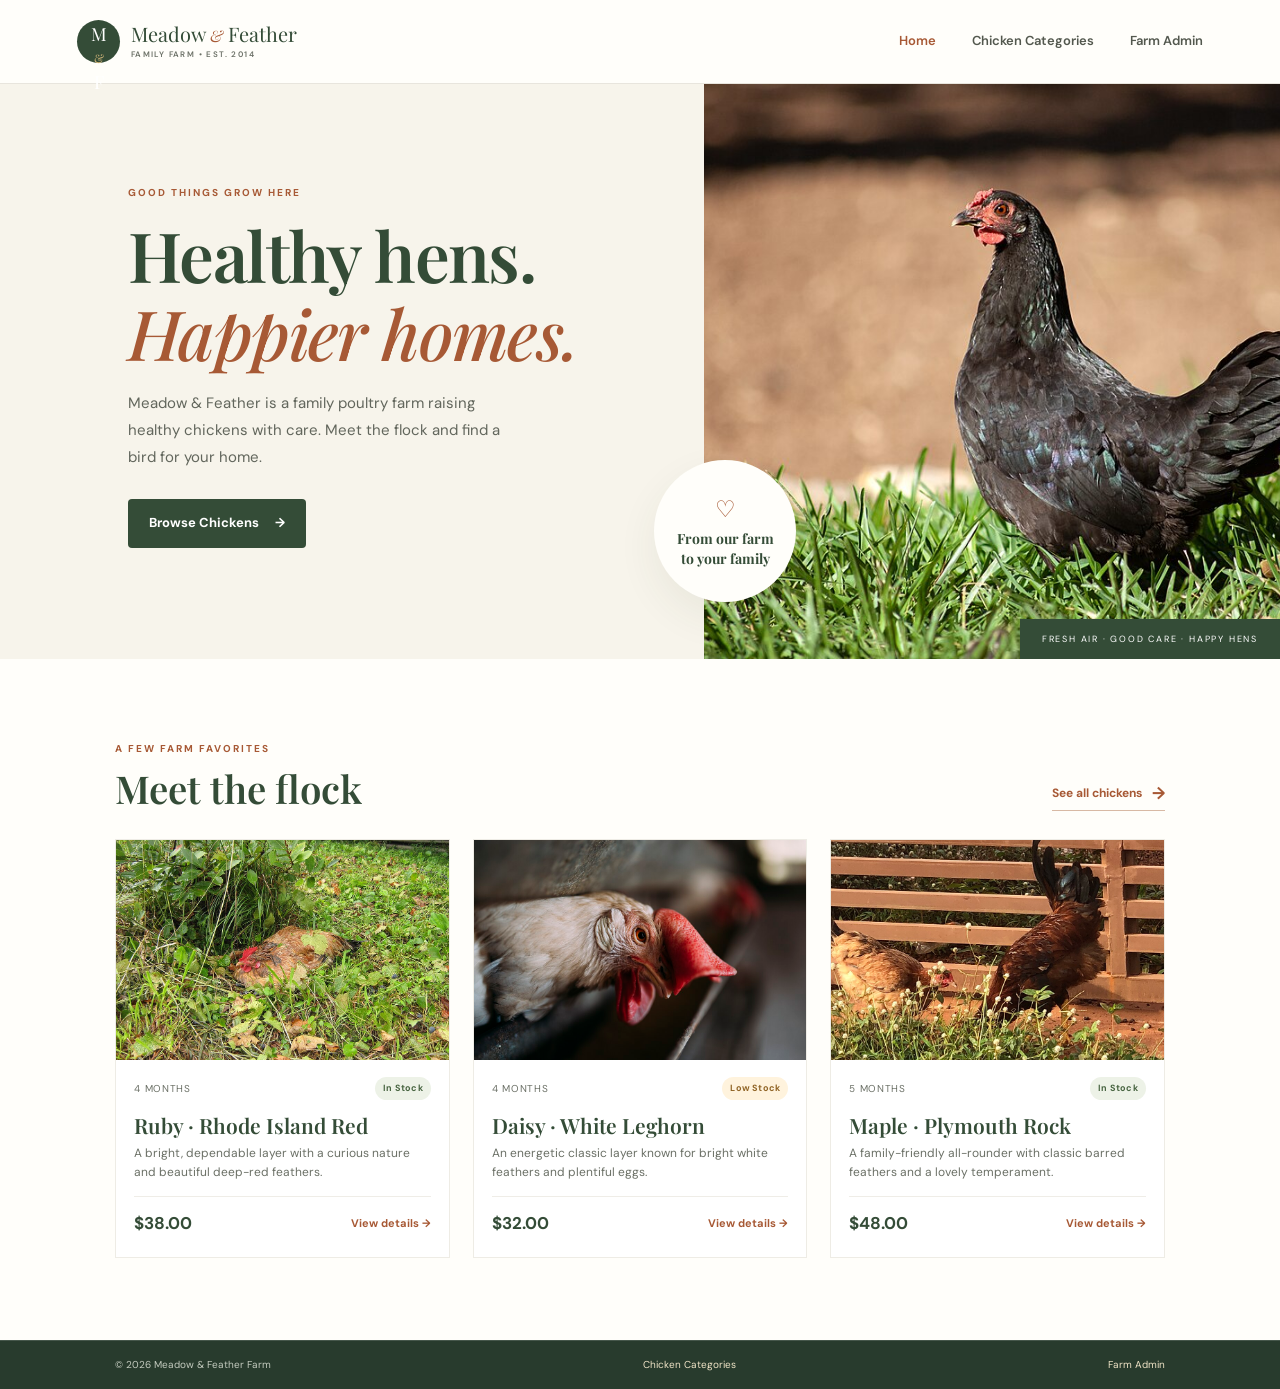
<file: index.html>
<!doctype html>
<html lang="en">
<head>
  <meta charset="utf-8">
  <meta name="viewport" content="width=device-width, initial-scale=1">
  <meta name="theme-color" content="#f7f4eb">
  <meta name="description" content="Healthy, farm-raised chickens from Meadow & Feather Farm. Browse vaccinated birds raised with care.">
  <title>Meadow & Feather Farm | Chickens Raised with Care</title>
  <link rel="stylesheet" href="style.css">
  <script src="script.js" defer></script>
</head>
<body data-page="home">
  <header class="site-header">
    <a class="brand" href="index.html" aria-label="Meadow and Feather Farm home"><span class="brand-mark">M<span>&</span>F</span><span class="brand-name">Meadow <i>&</i> Feather<small>FAMILY FARM • EST. 2014</small></span></a>
    <button class="menu-toggle" aria-label="Open navigation" aria-expanded="false">☰</button>
    <nav class="main-nav" aria-label="Main navigation">
      <a class="active" href="index.html">Home</a><a href="shop.html">Chicken Categories</a><a href="admin.html">Farm Admin</a>
    </nav>
  </header>
  <main>
    <section class="hero">
      <div class="hero-content">
        <span class="eyebrow">GOOD THINGS GROW HERE</span>
        <h1>Healthy hens.<br><em>Happier homes.</em></h1>
        <p>Meadow & Feather is a family poultry farm raising healthy chickens with care. Meet the flock and find a bird for your home.</p>
        <a class="button button-primary" href="shop.html">Browse Chickens <span aria-hidden="true">→</span></a>
      </div>
      <div class="hero-photo">
        <img class="hero-photo-image" src="images/chicken-03.jpg" alt="A black hen standing on green grass" onerror="this.onerror=null;this.src=window.CHICKEN_IMAGE_FALLBACK">
        <div class="hero-badge"><span>♡</span><b>From our farm<br>to your family</b></div>
      </div>
      <div class="hero-stamp">FRESH AIR · GOOD CARE · HAPPY HENS</div>
    </section>
    <section class="section featured-section">
      <div class="section-heading"><div><span class="eyebrow">A FEW FARM FAVORITES</span><h2>Meet the flock</h2></div><a class="text-link" href="shop.html">See all chickens <span>→</span></a></div>
      <div class="product-grid" id="featured-products"></div>
    </section>
  </main>
  <footer class="site-footer"><div class="footer-bottom"><span>© 2026 Meadow & Feather Farm</span><a href="shop.html">Chicken Categories</a><a href="admin.html">Farm Admin</a></div></footer>
</body>
</html>
</file>
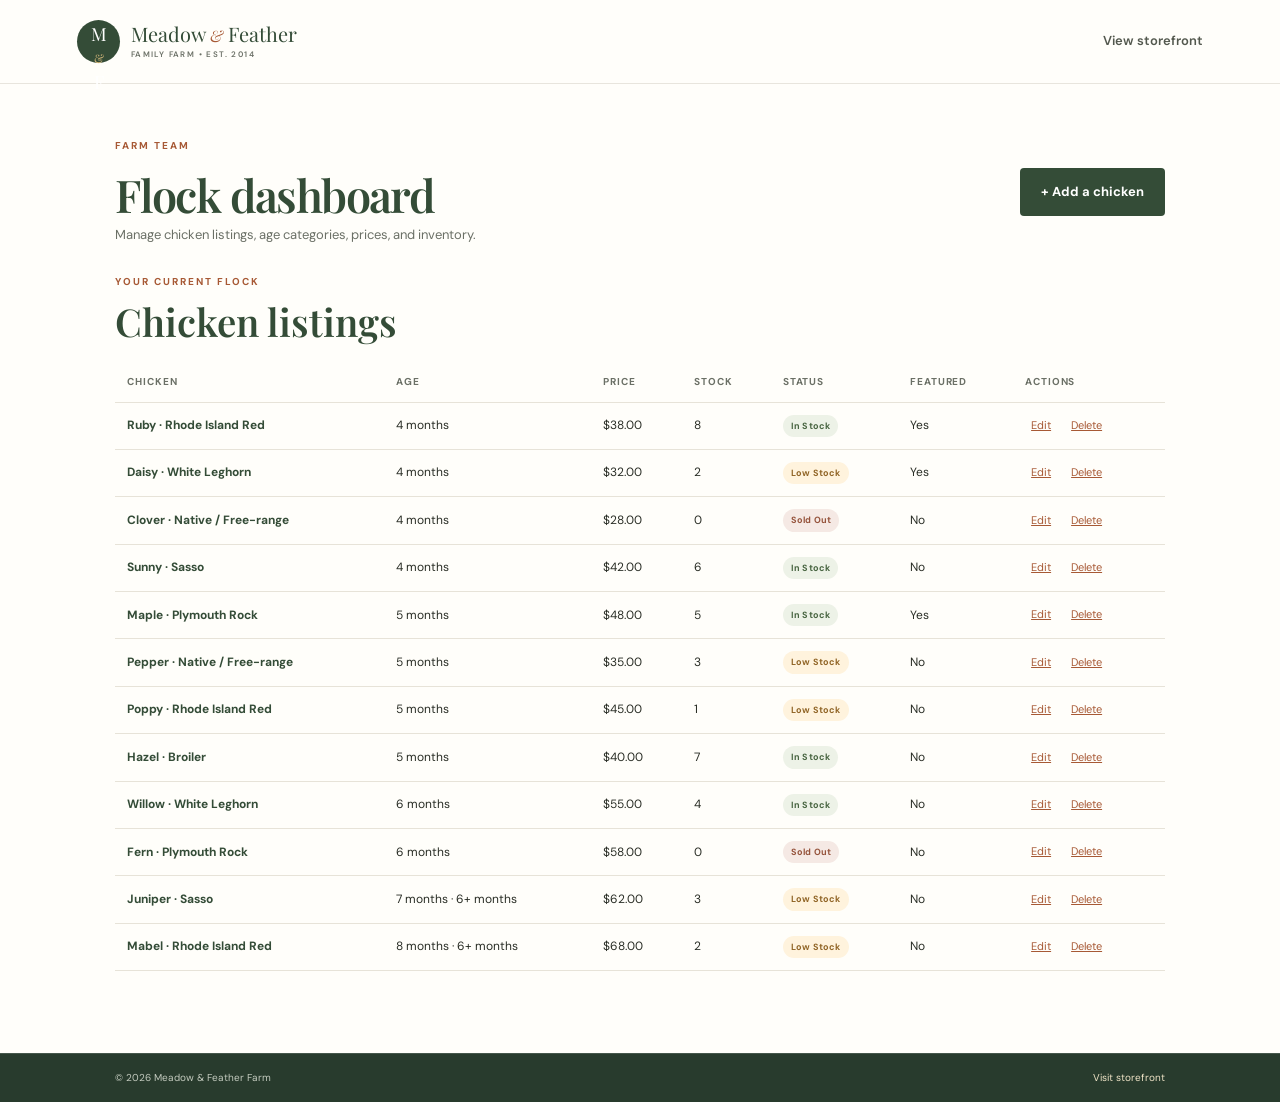
<file: admin.html>
<!doctype html>
<html lang="en">
<head><meta charset="utf-8"><meta name="viewport" content="width=device-width, initial-scale=1"><meta name="description" content="Manage chicken listings, age categories, prices, and stock at Meadow & Feather Farm."><title>Farm Dashboard | Meadow & Feather Farm</title><link rel="stylesheet" href="style.css"><script src="script.js" defer></script></head>
<body data-page="admin">
  <header class="site-header"><a class="brand" href="index.html"><span class="brand-mark">M<span>&</span>F</span><span class="brand-name">Meadow <i>&</i> Feather<small>FAMILY FARM • EST. 2014</small></span></a><nav class="admin-nav"><a href="index.html">View storefront</a></nav></header>
  <main class="admin-page section"><div class="admin-heading"><div><span class="eyebrow">FARM TEAM</span><h1>Flock dashboard</h1><p>Manage chicken listings, age categories, prices, and inventory.</p></div><button class="button button-primary" id="add-listing">+ Add a chicken</button></div>
    <section class="admin-listings"><div class="section-heading"><div><span class="eyebrow">YOUR CURRENT FLOCK</span><h2>Chicken listings</h2></div></div><div class="table-wrap"><table><thead><tr><th>Chicken</th><th>Age</th><th>Price</th><th>Stock</th><th>Status</th><th>Featured</th><th>Actions</th></tr></thead><tbody id="admin-listings"></tbody></table></div></section>
  </main>
  <dialog id="listing-dialog" class="listing-dialog"><form id="listing-form"><div class="dialog-heading"><div><span class="eyebrow">FLOCK DETAILS</span><h2 id="dialog-title">Add a chicken</h2></div><button type="button" class="dialog-close" aria-label="Close">×</button></div><input type="hidden" id="listing-id">
    <div class="form-grid"><label class="wide">Chicken name<input id="listing-name" required maxlength="70"></label><label>Breed<input id="listing-breed" required maxlength="50"></label><label>Age category<select id="listing-age-category"><option value="4">4 months</option><option value="5">5 months</option><option value="6">6+ months</option></select></label><label>Exact age (months)<input id="listing-age-months" type="number" min="4" max="36" step="1" required></label><label>Price ($)<input id="listing-price" type="number" min="0.01" step="0.01" required></label><label>Stock quantity<input id="listing-stock" type="number" min="0" step="1" required></label><label>Sex<input id="listing-sex" maxlength="30"></label><label>Weight<input id="listing-weight" maxlength="30"></label><label>Color<input id="listing-color" maxlength="40"></label><label>Temperament<input id="listing-temperament" maxlength="50"></label><label>Purpose<select id="listing-purpose"><option>Eggs</option><option>Meat</option><option>Breeding</option><option>Dual purpose</option></select></label><label class="wide">Image URL<input id="listing-image" type="text" inputmode="url" aria-describedby="image-help" placeholder="https://…"></label><label class="wide">Upload an image<input id="listing-image-file" type="file" accept="image/jpeg,image/png,image/webp"></label><p class="field-help wide" id="image-help">Images are resized and compressed before they are saved in this browser.</p><div class="image-preview-wrap wide"><img id="listing-image-preview" class="image-preview" alt="Chicken listing image preview" hidden></div><label class="feature-toggle wide"><input id="listing-featured" type="checkbox"><span>Show this chicken in the homepage featured section</span></label><label class="wide">Description<textarea id="listing-description" rows="3" maxlength="180"></textarea></label><label class="wide">Health & vaccination notes<input id="listing-health" maxlength="180"></label></div>
    <p id="listing-error" class="form-error" role="alert"></p><div class="dialog-actions"><button type="button" class="button button-outline dialog-close">Cancel</button><button class="button button-primary" type="submit">Save listing</button></div></form></dialog>
  <footer class="site-footer"><div class="footer-bottom"><span>© 2026 Meadow & Feather Farm</span><a href="index.html">Visit storefront</a></div></footer>
</body></html>
</file>
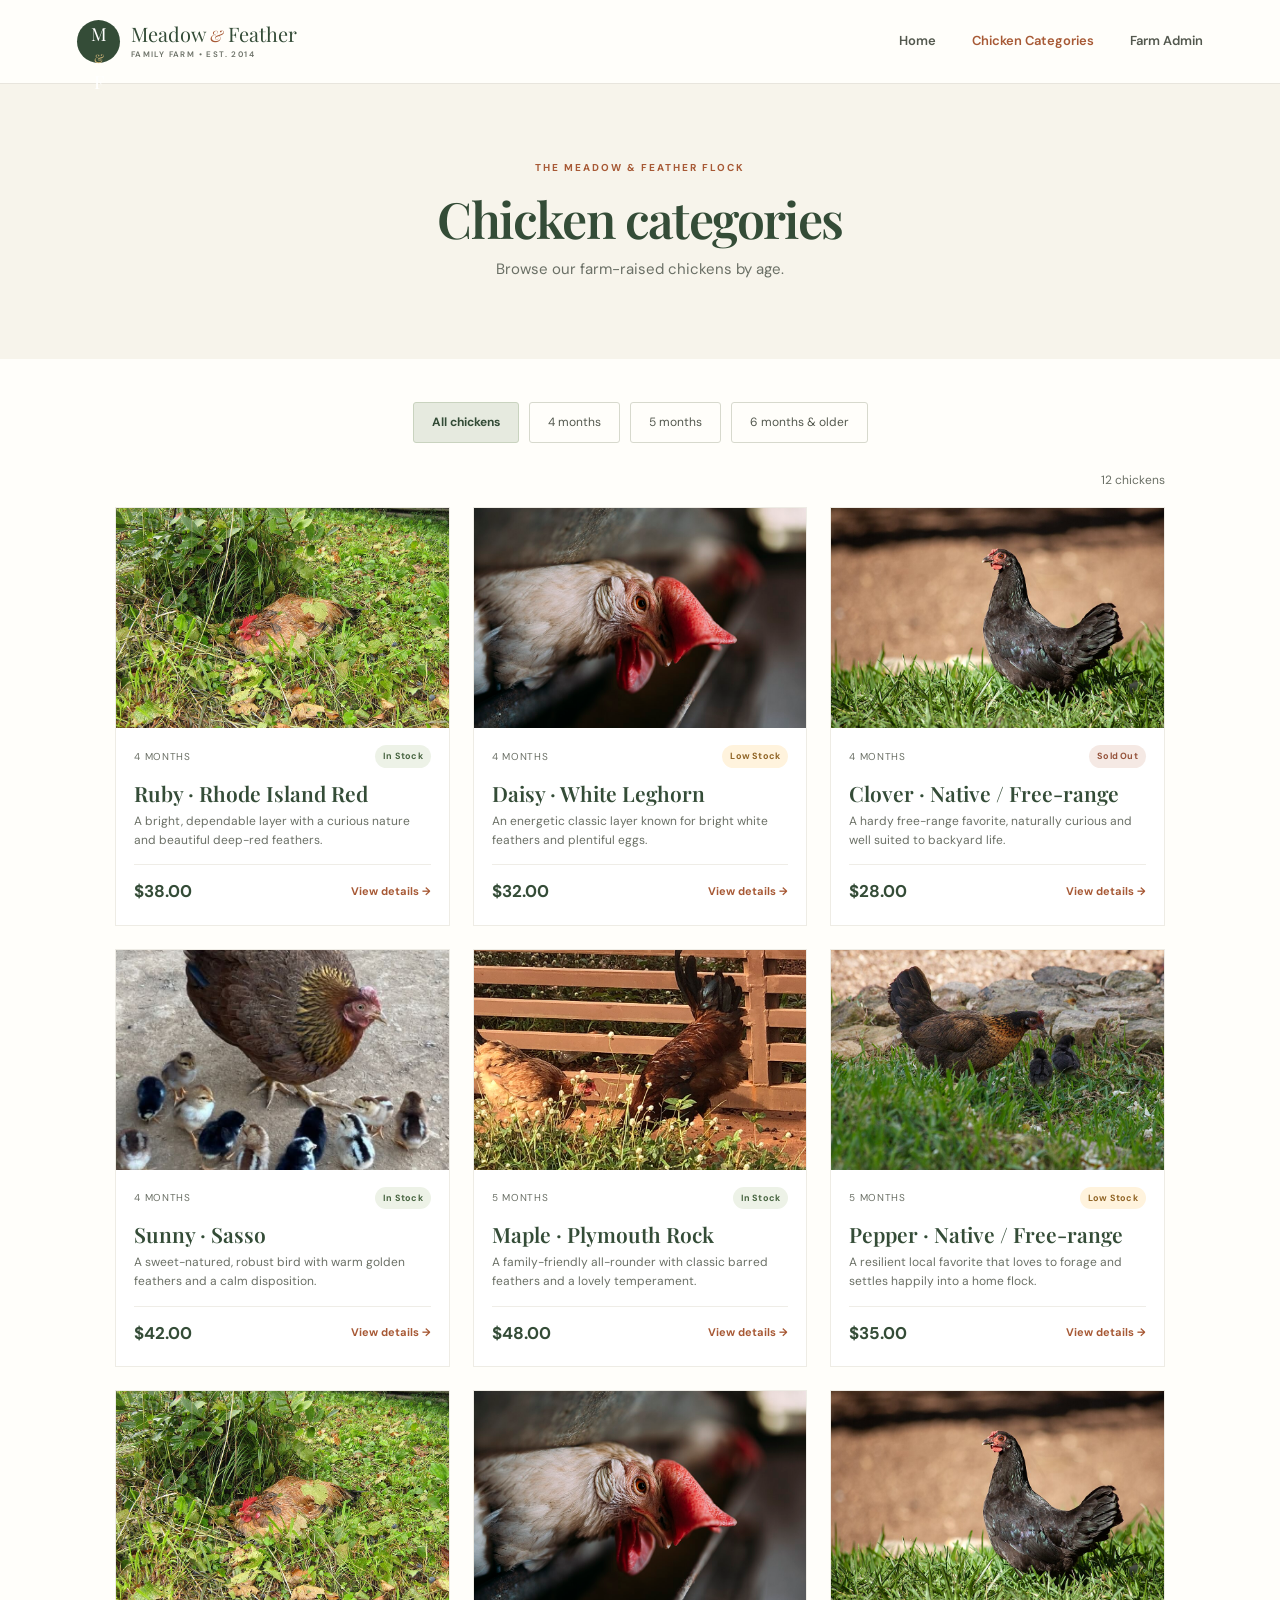
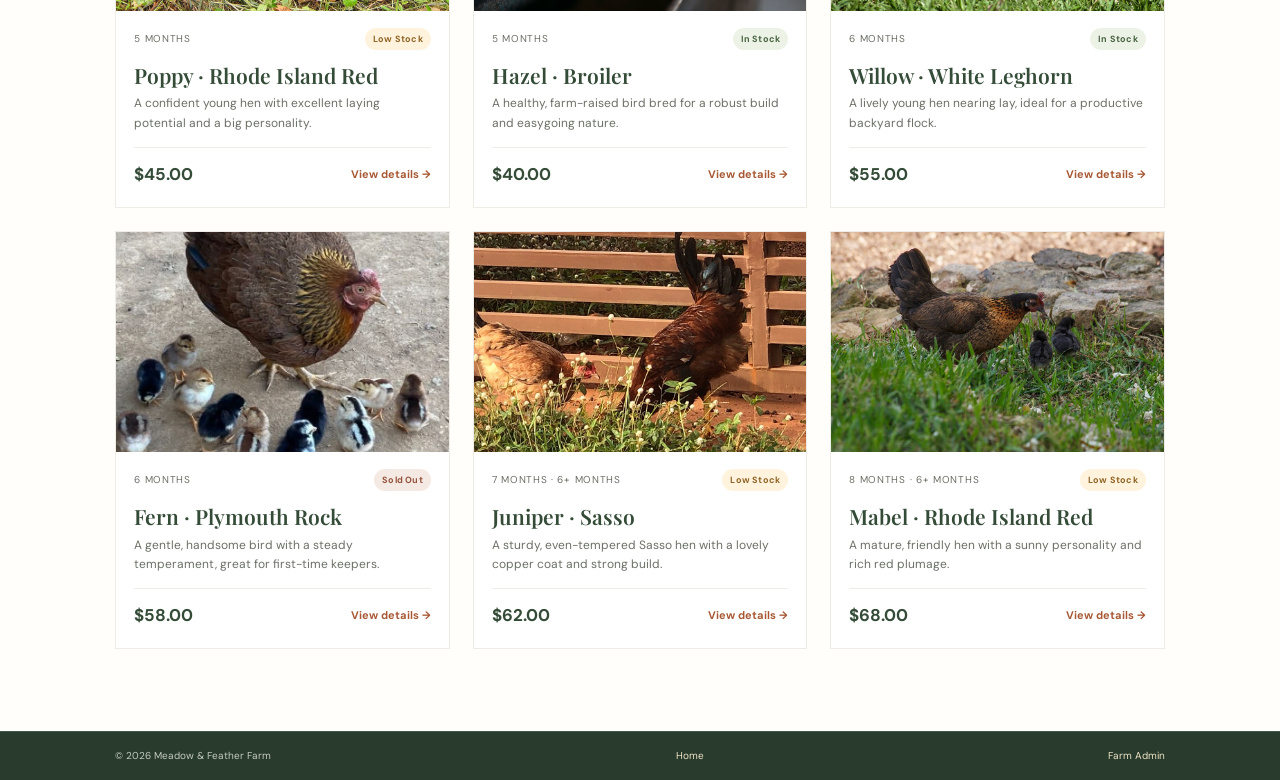
<file: shop.html>
<!doctype html>
<html lang="en">
<head><meta charset="utf-8"><meta name="viewport" content="width=device-width, initial-scale=1"><meta name="description" content="Browse chicken listings by age category."><title>Chicken Categories | Meadow & Feather Farm</title><link rel="stylesheet" href="style.css"><script src="script.js" defer></script></head>
<body data-page="shop">
  <header class="site-header"><a class="brand" href="index.html"><span class="brand-mark">M<span>&</span>F</span><span class="brand-name">Meadow <i>&</i> Feather<small>FAMILY FARM • EST. 2014</small></span></a><button class="menu-toggle" aria-label="Open navigation" aria-expanded="false">☰</button><nav class="main-nav" aria-label="Main navigation"><a href="index.html">Home</a><a class="active" href="shop.html">Chicken Categories</a><a href="admin.html">Farm Admin</a></nav></header>
  <main>
    <section class="page-banner shop-banner"><span class="eyebrow">THE MEADOW & FEATHER FLOCK</span><h1>Chicken categories</h1><p>Browse our farm-raised chickens by age.</p></section>
    <section class="section category-page">
      <nav class="category-filters" aria-label="Chicken age categories"><button class="category-chip selected" data-category="all">All chickens</button><button class="category-chip" data-category="4">4 months</button><button class="category-chip" data-category="5">5 months</button><button class="category-chip" data-category="6">6 months & older</button></nav>
      <div class="results-toolbar"><p id="results-count" aria-live="polite"></p></div><div class="product-grid" id="shop-products"></div><p class="empty-state" id="empty-state" hidden>No chickens are listed in this age category.</p>
    </section>
  </main>
  <footer class="site-footer"><div class="footer-bottom"><span>© 2026 Meadow & Feather Farm</span><a href="index.html">Home</a><a href="admin.html">Farm Admin</a></div></footer>
</body></html>
</file>
<file: style.css>
@import url('https://fonts.googleapis.com/css2?family=DM+Sans:wght@400;500;600;700&family=Playfair+Display:ital,wght@0,500;0,600;0,700;1,500&display=swap');

:root{--cream:#f7f4eb;--paper:#fffefa;--green:#344c37;--green-dark:#25392a;--sage:#dce5d5;--rust:#a75935;--gold:#ddbd7e;--ink:#292d25;--muted:#6b7066;--line:#e7e3d8;--shadow:0 16px 40px #38443112;--serif:'Playfair Display',Georgia,serif;--sans:'DM Sans',Arial,sans-serif}
*{box-sizing:border-box}
[hidden]{display:none!important}
html{scroll-behavior:smooth}
body{margin:0;background:var(--paper);color:var(--ink);font-family:var(--sans);font-size:15px;line-height:1.6}
a{color:inherit;text-decoration:none}
button,input,select,textarea{font:inherit}
button,a,select{touch-action:manipulation}
button{cursor:pointer}
button:focus-visible,a:focus-visible,input:focus-visible,select:focus-visible,textarea:focus-visible{outline:3px solid #a75935;outline-offset:3px}
img{display:block;max-width:100%}
.site-header{height:84px;padding:0 clamp(20px,6vw,92px);display:flex;align-items:center;justify-content:space-between;background:var(--paper);position:relative;z-index:5;border-bottom:1px solid #e8e5dd}
.brand{display:flex;align-items:center;gap:11px}
.brand-mark{width:43px;height:43px;border-radius:50%;background:var(--green);color:#fff;display:grid;place-items:center;font-family:var(--serif);font-size:18px;letter-spacing:-2px}
.brand-mark span{color:var(--gold);font-size:12px}
.brand-name{font-family:var(--serif);font-size:20px;line-height:1;color:var(--green)}
.brand-name i{color:var(--rust);font-size:16px}
.brand-name small{display:block;margin-top:5px;font:600 8px var(--sans);letter-spacing:1.4px;color:var(--muted)}
.main-nav{display:flex;align-items:center;gap:36px}
.main-nav a,.admin-nav a{font-size:13px;font-weight:600;color:#53584e;transition:color .2s}
.main-nav a:hover,.main-nav a.active,.admin-nav a:hover{color:var(--rust)}
.menu-toggle{display:none;background:none;border:0;font-size:23px;color:var(--green)}
.eyebrow{display:block;font-size:10px;letter-spacing:2px;font-weight:700;color:var(--rust);margin-bottom:15px}
.hero{min-height:575px;background:var(--cream);display:grid;grid-template-columns:1fr 1fr;position:relative;padding-left:clamp(28px,10vw,150px);overflow:hidden}
.hero-content{align-self:center;max-width:510px;padding:65px 30px 75px 0;z-index:1}
.hero h1,.page-banner h1,.admin-heading h1{font:600 clamp(42px,5.4vw,70px)/1.12 var(--serif);letter-spacing:-1.6px;margin:0 0 19px;color:var(--green)}
.hero h1 em{color:var(--rust);font-weight:500}
.hero-content>p{max-width:385px;color:#62665c;line-height:1.8;margin:0 0 28px}
.button{border:0;border-radius:4px;padding:14px 21px;display:inline-flex;align-items:center;justify-content:center;gap:16px;font-weight:700;font-size:13px;transition:background .2s,transform .2s,color .2s}
.button:hover{transform:translateY(-1px)}
.button-primary{background:var(--green);color:#fff}
.button-primary:hover{background:var(--green-dark)}
.button-outline{border:1px solid var(--green);color:var(--green);background:transparent}
.button-outline:hover{background:var(--sage)}
.hero-photo{min-height:575px;position:relative;isolation:isolate}
.hero-photo-image{position:absolute;inset:0;width:100%;height:100%;object-fit:cover;z-index:-1}
.hero-badge{position:absolute;left:-50px;bottom:57px;width:142px;height:142px;border-radius:50%;background:#fffefa;box-shadow:var(--shadow);display:flex;flex-direction:column;align-items:center;justify-content:center;text-align:center;color:var(--green);font:14px/1.4 var(--serif)}
.hero-badge span{font:23px var(--sans);color:var(--rust);margin-bottom:5px}
.hero-stamp{position:absolute;right:0;bottom:0;background:var(--green);color:white;padding:13px 22px;font-size:9px;letter-spacing:1.8px}
.section{padding:82px clamp(24px,9vw,135px)}
.featured-section{background:#fffefa}
.section-heading{display:flex;align-items:flex-end;justify-content:space-between;margin-bottom:28px}
.section-heading h2,.admin-listings h2{font:600 clamp(30px,3vw,42px)/1.18 var(--serif);color:var(--green);margin:0}
.section-heading .eyebrow{margin-bottom:9px}
.text-link{display:inline-flex;gap:10px;align-items:center;font-size:12px;font-weight:700;color:var(--rust);border-bottom:1px solid #d8b9a4;padding-bottom:3px}
.text-link span{font-size:17px}
.product-grid{display:grid;grid-template-columns:repeat(3,minmax(0,1fr));gap:23px}
.product-card{background:#fff;border:1px solid #eeece5;transition:transform .23s,box-shadow .23s;position:relative;min-width:0}
.product-card:hover{transform:translateY(-4px);box-shadow:var(--shadow)}
.product-card>a{display:block}
.product-image{width:100%;height:220px;object-fit:cover;background:#e9e5d9}
.product-card-body{padding:17px 18px 19px}
.card-meta{display:flex;align-items:center;justify-content:space-between;color:var(--muted);font-size:10px;text-transform:uppercase;letter-spacing:.7px}
.stock-pill{display:inline-block;padding:4px 8px;border-radius:20px;font-size:9px;letter-spacing:.2px;font-weight:700;text-transform:none;background:#edf2e7;color:#476440}
.stock-pill.low{background:#fff3dd;color:#906425}
.stock-pill.sold{background:#f5e9e4;color:#95533b}
.product-card h3{font:600 21px/1.25 var(--serif);color:var(--green);margin:12px 0 6px}
.product-card p{font-size:12px;color:var(--muted);margin:0 0 14px;min-height:38px}
.card-footer{display:flex;align-items:center;justify-content:space-between;border-top:1px solid #efede7;padding-top:13px}
.price{font-weight:700;font-size:17px;color:var(--green)}
.card-link{font-size:11px;color:var(--rust);font-weight:700}
.site-footer{background:#283b2d;color:#f9f7ef}
.footer-bottom{border-top:1px solid #ffffff24;padding:16px clamp(24px,9vw,135px);display:flex;justify-content:space-between;gap:15px;color:#c4cbbf;font-size:10px}
.footer-bottom a{color:#f0e4c7}
.page-banner{text-align:center;background:var(--cream);padding:76px 20px 78px}
.page-banner h1{font-size:50px;margin-bottom:10px}
.page-banner p{color:var(--muted);margin:0}
.category-page{padding-top:43px}
.category-filters{display:flex;justify-content:center;gap:10px;flex-wrap:wrap;margin:0 auto 28px}
.category-chip{background:transparent;border:1px solid #d7d9cd;text-align:center;padding:10px 18px;font-size:12px;color:#54594f;border-radius:3px}
.category-chip:hover,.category-chip.selected{background:#e6eadf;color:var(--green);border-color:#c9d3bf;font-weight:700}
.results-toolbar{display:flex;justify-content:flex-end;align-items:center;margin-bottom:17px}
.results-toolbar p{font-size:12px;color:var(--muted);margin:0}
.empty-state{text-align:center;padding:40px 10px;color:var(--muted)}
.breadcrumbs{display:flex;gap:10px;color:var(--muted);font-size:11px;margin-bottom:28px}
.breadcrumbs a{color:var(--rust)}
.product-detail{display:grid;grid-template-columns:1fr 1fr;gap:clamp(30px,6vw,80px);align-items:start}
.detail-image{height:490px;width:100%;object-fit:cover;background:var(--cream)}
.detail-copy{padding:8px 0}
.detail-copy .eyebrow{margin-bottom:8px}
.detail-copy h1{font:600 clamp(35px,4vw,52px)/1.12 var(--serif);color:var(--green);margin:0 0 10px}
.detail-breed{color:var(--muted);font-size:14px}
.detail-price{font-size:26px;font-weight:700;color:var(--green);margin:22px 0 12px}
.detail-description{color:#656a60;font-size:13px;line-height:1.8}
.detail-facts{display:grid;grid-template-columns:1fr 1fr;border-top:1px solid var(--line);border-left:1px solid var(--line);margin-top:22px}
.detail-facts>div{padding:12px;border-right:1px solid var(--line);border-bottom:1px solid var(--line)}
.detail-facts b{display:block;font-size:9px;text-transform:uppercase;letter-spacing:1px;color:var(--muted);margin-bottom:3px}
.detail-facts span{font-size:12px}
.admin-nav{display:flex;align-items:center;gap:20px}
.admin-page{padding-top:54px}
.admin-heading{display:flex;justify-content:space-between;align-items:center;margin-bottom:28px}
.admin-heading h1{font-size:45px;margin:0 0 6px}
.admin-heading p{margin:0;color:var(--muted);font-size:13px}
.admin-listings{margin-top:26px}
.admin-listings .section-heading{margin-bottom:17px}
.table-wrap{overflow-x:auto}
table{width:100%;border-collapse:collapse;min-width:780px;text-align:left}
th{font-size:10px;text-transform:uppercase;letter-spacing:.9px;color:var(--muted);padding:12px;border-bottom:1px solid var(--line)}
td{padding:12px;border-bottom:1px solid var(--line);font-size:12px}
td:first-child{font-weight:700;color:var(--green)}
.table-actions{display:flex;gap:8px}
.table-actions button{border:0;background:none;text-decoration:underline;color:var(--rust);font-size:11px}
.form-grid input,.form-grid select,.form-grid textarea{width:100%;padding:10px 11px;border:1px solid #deddd4;border-radius:3px;background:#fffefa;color:var(--ink);font-size:12px;outline-color:#829579}
.form-error{color:#a33a28;font-size:12px;min-height:18px}
.listing-dialog{border:0;padding:0;width:min(680px,calc(100% - 24px));max-height:90vh;box-shadow:0 20px 80px #0003}
.listing-dialog::backdrop{background:#1d261dcc}
.listing-dialog form{padding:27px}
.dialog-heading{display:flex;justify-content:space-between;align-items:start}
.dialog-heading h2{font:600 28px var(--serif);color:var(--green);margin:0 0 20px}
.dialog-close{border:0;background:none;font-size:26px;color:var(--muted)}
.form-grid{display:grid;grid-template-columns:1fr 1fr;gap:10px 14px}
.form-grid label{font-size:11px;font-weight:700;color:#53584f}
.form-grid input,.form-grid select,.form-grid textarea{display:block;margin-top:5px}
.form-grid .wide{grid-column:1/-1}
.field-help{margin:0;color:var(--muted);font-size:11px}
.image-preview-wrap{min-height:0}
.image-preview{width:min(100%,420px);max-height:220px;object-fit:cover;border:1px solid var(--line);border-radius:4px;background:var(--cream)}
.feature-toggle{display:flex;align-items:center;gap:9px}
.feature-toggle input{width:16px;height:16px;margin:0;accent-color:var(--green)}
.dialog-actions{display:flex;justify-content:flex-end;gap:10px;margin-top:10px}
@media(max-width:1024px){.site-header{padding:0 30px}.main-nav{gap:20px}.hero{padding-left:7vw}.section{padding-left:7vw;padding-right:7vw}.footer-bottom{padding-left:7vw;padding-right:7vw}}
@media(max-width:767px){
  .site-header{height:72px;padding:0 19px}
  .brand-mark{height:38px;width:38px}
  .brand-name{font-size:17px}
  .brand-name small{font-size:7px}
  .menu-toggle{display:block;margin-left:auto;margin-right:12px}
  .main-nav{display:none;position:absolute;top:71px;left:0;right:0;background:#fffefa;padding:15px 22px 20px;box-shadow:0 12px 16px #27312514;flex-direction:column;align-items:flex-start;gap:15px}
  .main-nav.open{display:flex}
  .hero{grid-template-columns:1fr;padding:0;min-height:0}
  .hero-content{padding:60px 26px 50px}
  .hero h1{font-size:52px}
  .hero-photo{min-height:360px}
  .hero-badge{width:112px;height:112px;left:auto;right:19px;bottom:20px;font-size:12px}
  .hero-stamp{font-size:8px;padding:10px 13px}
  .section{padding:57px 22px}
  .section-heading{align-items:flex-start;gap:15px}
  .section-heading h2{font-size:31px}
  .section-heading .text-link{font-size:10px;white-space:nowrap;margin-top:20px}
  .product-grid{grid-template-columns:repeat(2,minmax(0,1fr));gap:12px}
  .product-image{height:160px}
  .product-card-body{padding:12px}
  .product-card h3{font-size:17px}
  .product-card p{font-size:11px;min-height:55px}
  .card-meta{font-size:8px}
  .stock-pill{font-size:8px;padding:3px 6px}
  .card-footer .price{font-size:15px}
  .card-link{font-size:10px}
  .footer-bottom{padding:14px 21px;flex-wrap:wrap;font-size:9px}
  .page-banner{padding:52px 18px}
  .page-banner h1{font-size:39px}
  .category-page{padding:35px 18px 50px}
  .category-filters{gap:7px}
  .category-chip{font-size:11px;padding:9px 12px}
  .product-detail{grid-template-columns:1fr;gap:22px}
  .detail-image{height:330px}
  .detail-copy h1{font-size:38px}
  .admin-page{padding:38px 18px}
  .admin-heading{align-items:flex-start;gap:12px}
  .admin-heading h1{font-size:35px}
  .admin-heading>.button{padding:11px;font-size:11px;white-space:nowrap}
  .admin-nav{gap:8px}
  .admin-nav>a{font-size:10px}
  .listing-dialog form{padding:20px}
  .form-grid{gap:9px}
  .form-grid label{font-size:10px}
}
@media(max-width:480px){
  .form-grid{grid-template-columns:1fr}
  .form-grid .wide{grid-column:auto}
  .listing-dialog{width:calc(100% - 16px);max-height:94vh}
  .listing-dialog form{padding:17px}
  .dialog-actions .button{padding:12px 14px}
  .product-image{height:150px}
  .product-card p{min-height:66px}
}
@media(max-width:380px){.brand-name{font-size:15px}.brand-mark{height:34px;width:34px}.hero h1{font-size:45px}.product-image{height:135px}.product-card h3{font-size:15px}.card-meta{align-items:flex-start;gap:4px;flex-direction:column}.admin-heading{display:block}.admin-heading>.button{margin-top:15px}}
</file>
